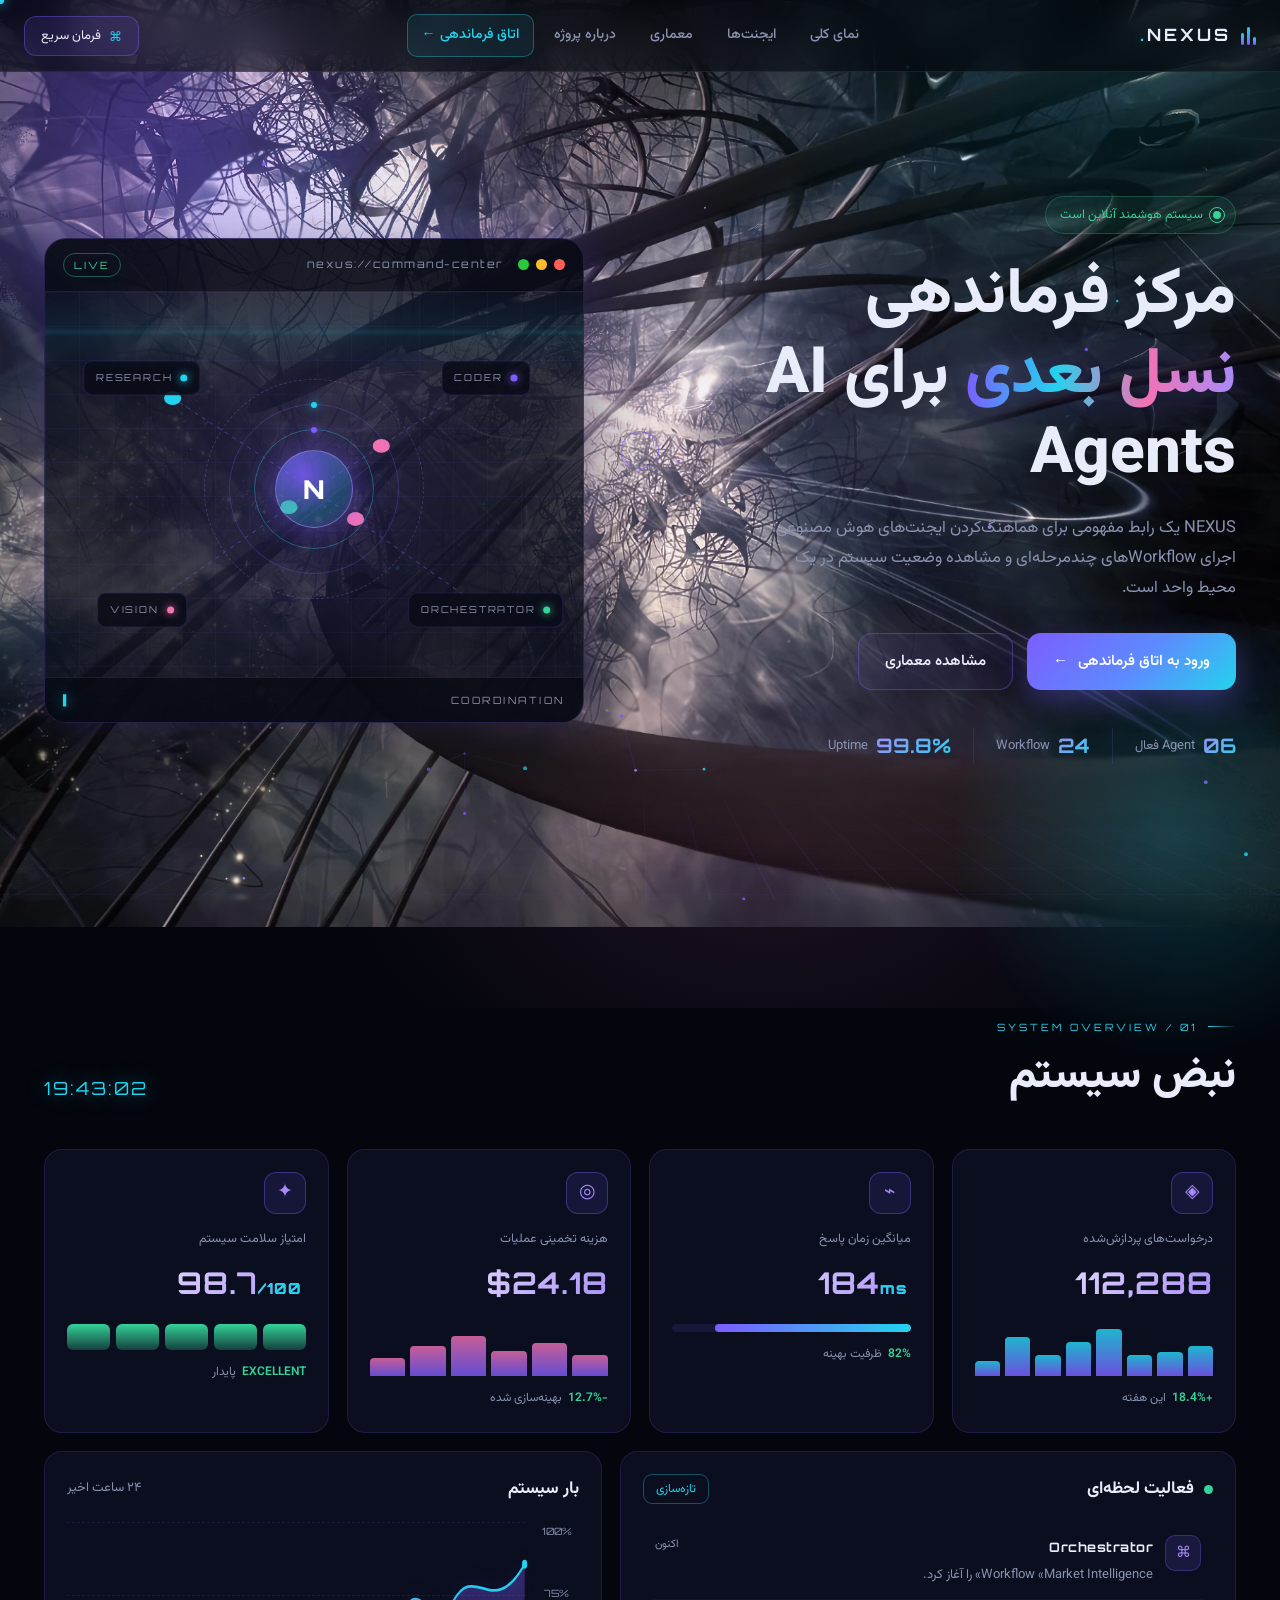
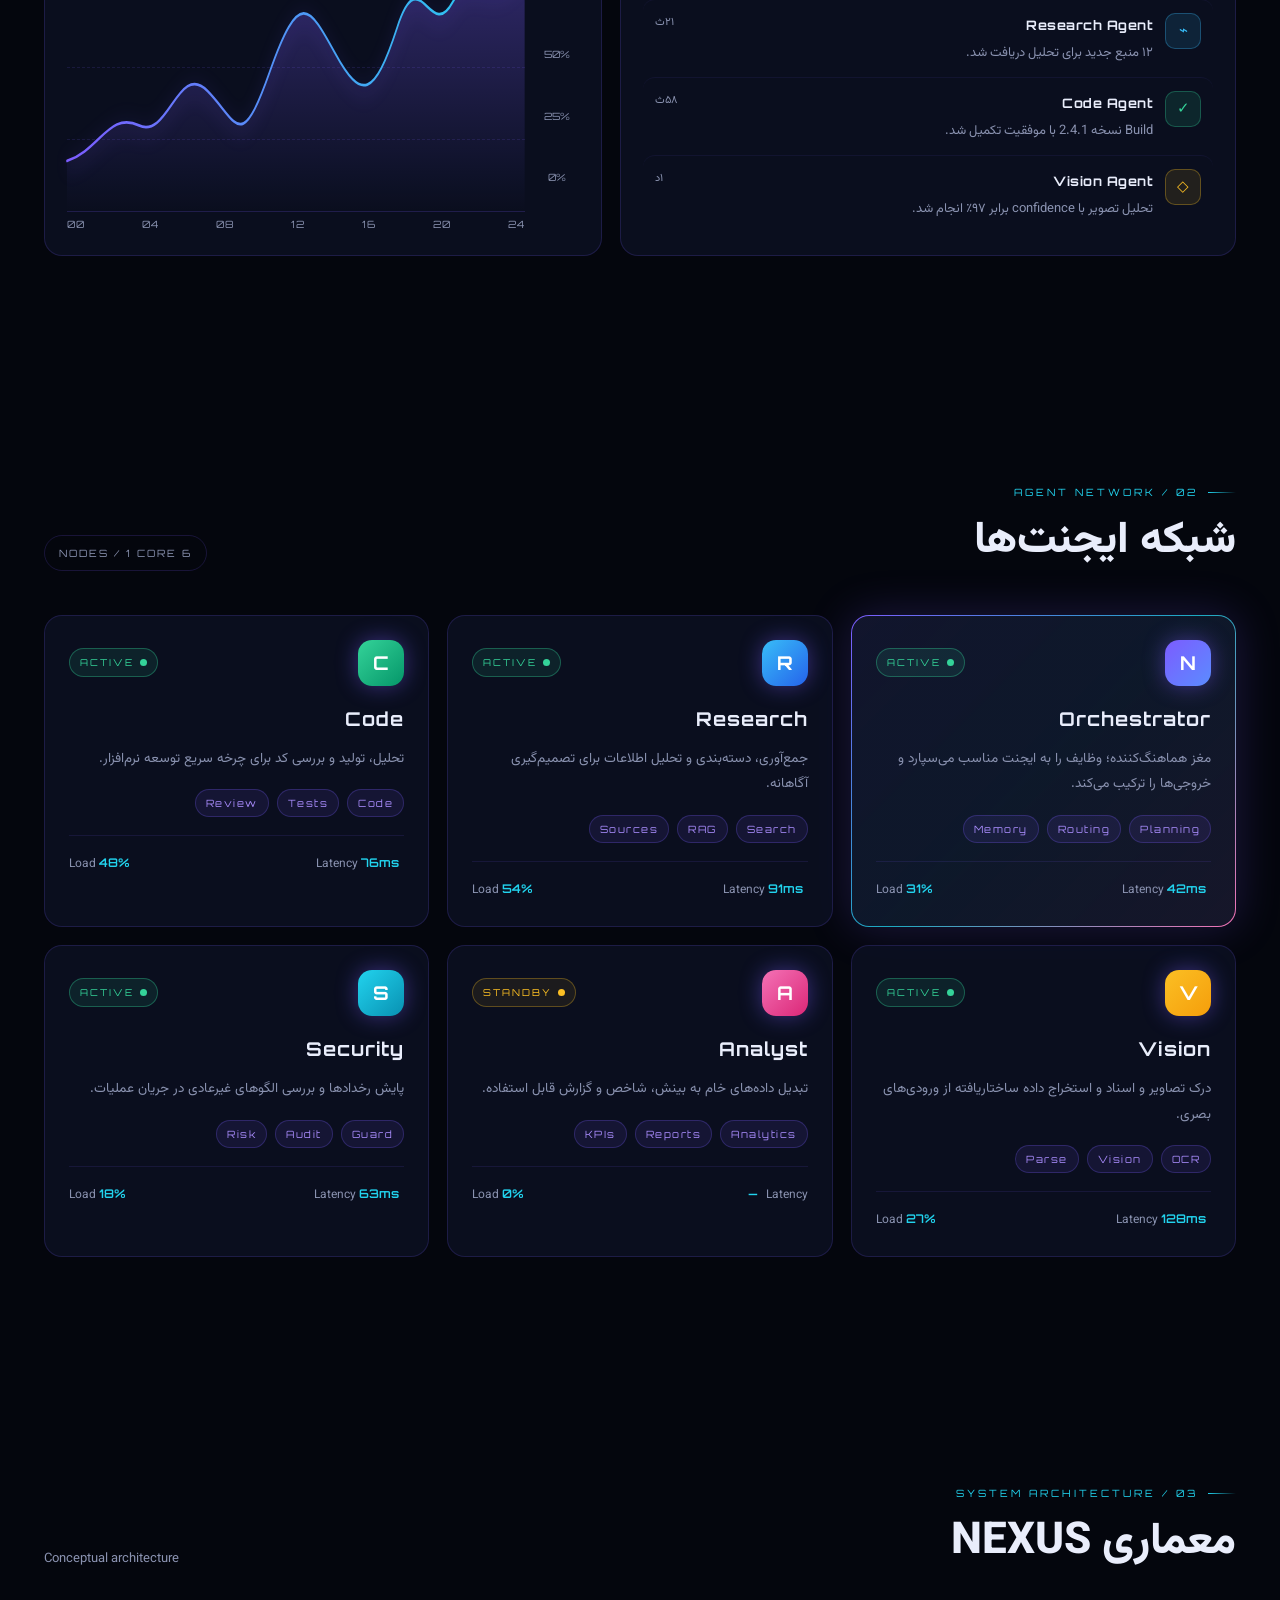
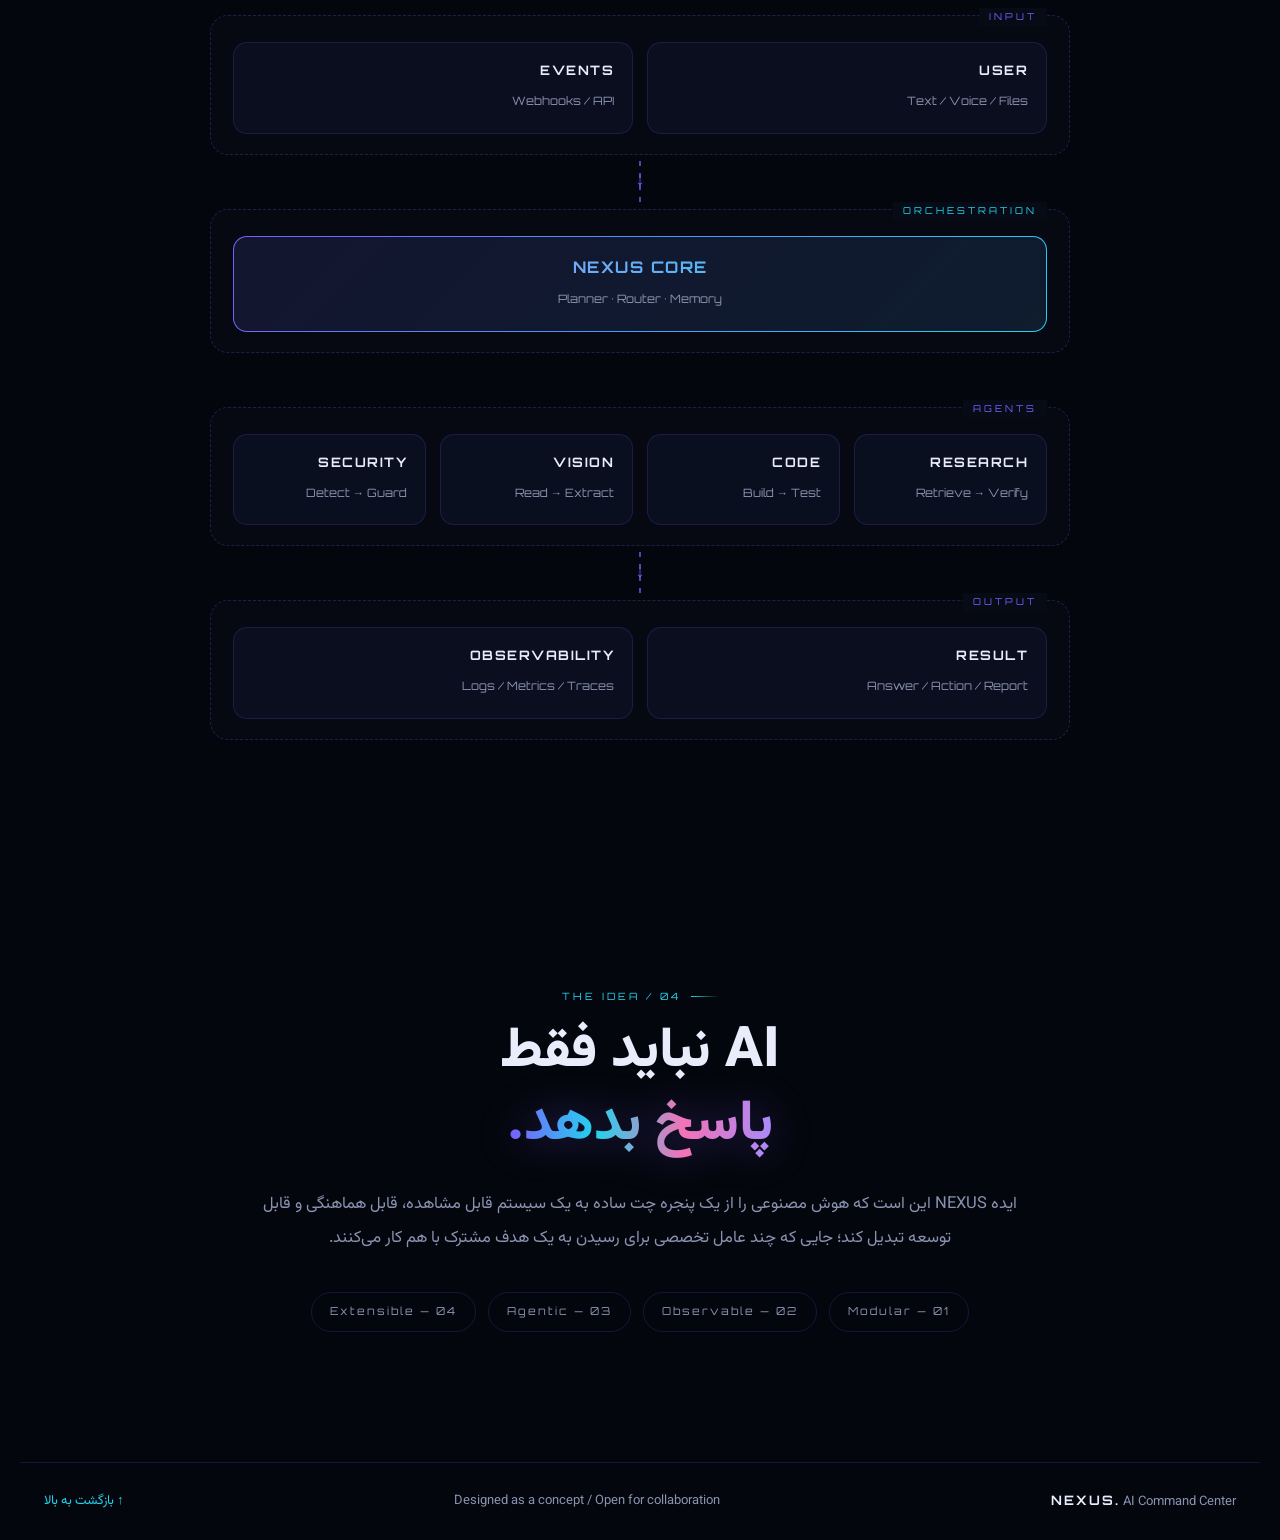
<file: index.html>
<!DOCTYPE html>
<html lang="fa" dir="rtl">
<head>
  <meta charset="UTF-8">
  <meta name="viewport" content="width=device-width, initial-scale=1.0">
  <meta name="theme-color" content="#05070f">
  <meta name="description" content="NEXUS — یک رابط حرفه‌ای برای مدیریت ایجنت‌های هوش مصنوعی، اتوماسیون و پروژه‌های هوشمند.">
  <title>NEXUS — AI Command Center</title>
  <link rel="preconnect" href="https://fonts.googleapis.com">
  <link rel="preconnect" href="https://fonts.gstatic.com" crossorigin>
  <link href="https://fonts.googleapis.com/css2?family=Orbitron:wght@500;700;900&family=Vazirmatn:wght@400;500;600;700;800&display=swap" rel="stylesheet">
  <link rel="stylesheet" href="style.css">
</head>
<body>
  <!-- ═══ پس‌زمینه‌ی زنده ═══ -->
  <div class="bg-photo" id="bgPhoto">
    <div class="bg-photo-inner"></div>
    <div class="bg-sweep"></div>
  </div>

  <!-- ═══ لایه‌های افکت پس‌زمینه ═══ -->
  <div class="aurora"></div>
  <canvas id="particles"></canvas>
  <div class="grid-floor"></div>
  <div class="noise"></div>
  <div class="orb orb-a"></div>
  <div class="orb orb-b"></div>

  <!-- ═══ کرسر سفارشی ═══ -->
  <div class="cursor-ring" id="cursorRing"></div>
  <div class="cursor-dot" id="cursorDot"></div>

  <header class="topbar">
    <a class="brand" href="#top" aria-label="NEXUS">
      <span class="brand-mark"><i></i><i></i><i></i></span>
      <span>NEXUS<span class="brand-dot">.</span></span>
    </a>

    <nav>
      <a href="#overview">نمای کلی</a>
      <a href="#agents">ایجنت‌ها</a>
      <a href="#architecture">معماری</a>
      <a href="#about">درباره پروژه</a>
      <a href="console.html" class="nav-cta">اتاق فرماندهی ←</a>
    </nav>

    <button class="command-btn" id="commandBtn">
      <span>⌘</span> فرمان سریع
    </button>
  </header>

  <main id="top">
    <section class="hero">
      <div class="hero-copy">
        <div class="eyebrow"><span class="pulse"></span> سیستم هوشمند آنلاین است</div>
        <h1>مرکز فرماندهی<br><em>نسل بعدی</em> برای AI Agents</h1>
        <p>
          NEXUS یک رابط مفهومی برای هماهنگ‌کردن ایجنت‌های هوش مصنوعی،
          اجرای Workflowهای چندمرحله‌ای و مشاهده وضعیت سیستم در یک محیط واحد است.
        </p>
        <div class="hero-actions">
          <a href="console.html" class="btn btn-primary">ورود به اتاق فرماندهی <span>←</span></a>
          <a href="#architecture" class="btn btn-ghost">مشاهده معماری</a>
        </div>
        <div class="hero-meta">
          <span><b>06</b> Agent فعال</span>
          <span><b>24</b> Workflow</span>
          <span><b>99.8%</b> Uptime</span>
        </div>
      </div>

      <div class="hero-console">
        <div class="console-head">
          <div class="window-dots"><i></i><i></i><i></i></div>
          <span>nexus://command-center</span>
          <span class="live">LIVE</span>
        </div>
        <div class="console-body">
          <div class="scanline"></div>

          <svg class="links" viewBox="0 0 100 100" preserveAspectRatio="none" aria-hidden="true">
            <line class="lk" x1="18" y1="20" x2="50" y2="46" vector-effect="non-scaling-stroke"/>
            <line class="lk" x1="82" y1="20" x2="50" y2="46" vector-effect="non-scaling-stroke"/>
            <line class="lk" x1="18" y1="74" x2="50" y2="46" vector-effect="non-scaling-stroke"/>
            <line class="lk" x1="82" y1="74" x2="50" y2="46" vector-effect="non-scaling-stroke"/>
            <circle class="pkt" r="1.6"><animateMotion dur="2.6s" repeatCount="indefinite" path="M18,20 L50,46"/></circle>
            <circle class="pkt pkt-p" r="1.6"><animateMotion dur="3.4s" begin="1s" repeatCount="indefinite" path="M82,20 L50,46"/></circle>
            <circle class="pkt pkt-g" r="1.6"><animateMotion dur="3s" begin=".5s" repeatCount="indefinite" path="M18,74 L50,46"/></circle>
            <circle class="pkt pkt-p2" r="1.6"><animateMotion dur="2.2s" begin="1.4s" repeatCount="indefinite" path="M82,74 L50,46"/></circle>
          </svg>

          <div class="core">
            <div class="core-ring ring-1"></div>
            <div class="core-ring ring-2"></div>
            <div class="core-ring ring-3"></div>
            <div class="core-center">N</div>
          </div>
          <div class="node node-1"><span></span>RESEARCH</div>
          <div class="node node-2"><span></span>CODER</div>
          <div class="node node-3"><span></span>VISION</div>
          <div class="node node-4"><span></span>ORCHESTRATOR</div>
          <div class="console-status">
            <span>COORDINATION</span><strong>OPTIMAL</strong>
          </div>
        </div>
      </div>
    </section>

    <section class="dashboard section" id="overview">
      <div class="section-heading">
        <div>
          <span class="section-kicker">01 / SYSTEM OVERVIEW</span>
          <h2>نبض سیستم</h2>
        </div>
        <span class="timestamp" id="clock">--:--:--</span>
      </div>

      <div class="metric-grid">
        <article class="metric-card">
          <span class="metric-icon">◈</span>
          <small>درخواست‌های پردازش‌شده</small>
          <strong id="requests">0</strong>
          <div class="spark"><span style="height:34%"></span><span style="height:48%"></span><span style="height:43%"></span><span style="height:67%"></span><span style="height:58%"></span><span style="height:83%"></span><span style="height:74%"></span><span style="height:92%"></span></div>
          <label>+18.4% <i>این هفته</i></label>
        </article>

        <article class="metric-card">
          <span class="metric-icon">⌁</span>
          <small>میانگین زمان پاسخ</small>
          <strong>184<span class="unit">ms</span></strong>
          <div class="progress"><span style="width:82%"></span></div>
          <label>82% <i>ظرفیت بهینه</i></label>
        </article>

        <article class="metric-card">
          <span class="metric-icon">◎</span>
          <small>هزینه تخمینی عملیات</small>
          <strong>$24.18</strong>
          <div class="mini-bars"><i style="height:40%"></i><i style="height:64%"></i><i style="height:48%"></i><i style="height:78%"></i><i style="height:59%"></i><i style="height:35%"></i></div>
          <label>−12.7% <i>بهینه‌سازی شده</i></label>
        </article>

        <article class="metric-card">
          <span class="metric-icon">✦</span>
          <small>امتیاز سلامت سیستم</small>
          <strong>98.7<span class="unit">/100</span></strong>
          <div class="health"><span></span><span></span><span></span><span></span><span></span></div>
          <label>EXCELLENT <i>پایدار</i></label>
        </article>
      </div>

      <div class="activity-grid">
        <article class="panel activity-panel">
          <div class="panel-title">
            <div><span class="live-dot"></span><h3>فعالیت لحظه‌ای</h3></div>
            <button class="tiny-btn" id="refreshActivity">تازه‌سازی</button>
          </div>
          <div class="activity-list" id="activityList">
            <div class="activity"><span class="activity-icon purple">⌘</span><div><b>Orchestrator</b><p>Workflow «Market Intelligence» را آغاز کرد.</p></div><time>اکنون</time></div>
            <div class="activity"><span class="activity-icon blue">⌁</span><div><b>Research Agent</b><p>۱۲ منبع جدید برای تحلیل دریافت شد.</p></div><time>۲۱ث</time></div>
            <div class="activity"><span class="activity-icon green">✓</span><div><b>Code Agent</b><p>Build نسخه 2.4.1 با موفقیت تکمیل شد.</p></div><time>۵۸ث</time></div>
            <div class="activity"><span class="activity-icon amber">◇</span><div><b>Vision Agent</b><p>تحلیل تصویر با confidence برابر ۹۷٪ انجام شد.</p></div><time>۱د</time></div>
          </div>
        </article>

        <article class="panel workload-panel">
          <div class="panel-title"><h3>بار سیستم</h3><span class="muted">۲۴ ساعت اخیر</span></div>
          <div class="chart">
            <div class="chart-labels"><span>100%</span><span>75%</span><span>50%</span><span>25%</span><span>0%</span></div>
            <div class="chart-area">
              <div class="gridline g1"></div><div class="gridline g2"></div><div class="gridline g3"></div><div class="gridline g4"></div>
              <svg viewBox="0 0 700 260" preserveAspectRatio="none" aria-label="نمودار بار سیستم">
                <defs>
                  <linearGradient id="fill" x1="0" x2="0" y1="0" y2="1">
                    <stop offset="0%" stop-color="#7c5cff" stop-opacity=".34"/>
                    <stop offset="100%" stop-color="#7c5cff" stop-opacity="0"/>
                  </linearGradient>
                  <linearGradient id="lineGrad" x1="0" y1="0" x2="1" y2="0">
                    <stop offset="0%" stop-color="#7c5cff"/>
                    <stop offset="100%" stop-color="#22d3ee"/>
                  </linearGradient>
                </defs>
                <path class="area" d="M0,215 C50,205 65,170 110,183 S170,125 215,152 S265,210 310,135 S370,75 410,118 S470,158 505,95 S555,110 590,72 S650,90 700,38 L700,260 L0,260 Z"></path>
                <path class="line" d="M0,215 C50,205 65,170 110,183 S170,125 215,152 S265,210 310,135 S370,75 410,118 S470,158 505,95 S555,110 590,72 S650,90 700,38"></path>
                <circle class="end-dot" cx="700" cy="38" r="4"/>
                <circle class="end-ring" cx="700" cy="38" r="4"/>
              </svg>
              <div class="xlabels"><span>00</span><span>04</span><span>08</span><span>12</span><span>16</span><span>20</span><span>24</span></div>
            </div>
          </div>
        </article>
      </div>
    </section>

    <section class="agents section" id="agents">
      <div class="section-heading">
        <div>
          <span class="section-kicker">02 / AGENT NETWORK</span>
          <h2>شبکه ایجنت‌ها</h2>
        </div>
        <span class="system-chip">6 NODES / 1 CORE</span>
      </div>

      <div class="agent-grid">
        <article class="agent-card featured">
          <div class="agent-top"><span class="agent-symbol">N</span><span class="status active">ACTIVE</span></div>
          <h3>Orchestrator</h3>
          <p>مغز هماهنگ‌کننده؛ وظایف را به ایجنت مناسب می‌سپارد و خروجی‌ها را ترکیب می‌کند.</p>
          <div class="agent-tags"><span>Planning</span><span>Routing</span><span>Memory</span></div>
          <div class="agent-foot"><span>Latency <b>42ms</b></span><span>Load <b>31%</b></span></div>
        </article>

        <article class="agent-card">
          <div class="agent-top"><span class="agent-symbol blue">R</span><span class="status active">ACTIVE</span></div>
          <h3>Research</h3>
          <p>جمع‌آوری، دسته‌بندی و تحلیل اطلاعات برای تصمیم‌گیری آگاهانه.</p>
          <div class="agent-tags"><span>Search</span><span>RAG</span><span>Sources</span></div>
          <div class="agent-foot"><span>Latency <b>91ms</b></span><span>Load <b>54%</b></span></div>
        </article>

        <article class="agent-card">
          <div class="agent-top"><span class="agent-symbol green">C</span><span class="status active">ACTIVE</span></div>
          <h3>Code</h3>
          <p>تحلیل، تولید و بررسی کد برای چرخه سریع توسعه نرم‌افزار.</p>
          <div class="agent-tags"><span>Code</span><span>Tests</span><span>Review</span></div>
          <div class="agent-foot"><span>Latency <b>76ms</b></span><span>Load <b>48%</b></span></div>
        </article>

        <article class="agent-card">
          <div class="agent-top"><span class="agent-symbol amber">V</span><span class="status active">ACTIVE</span></div>
          <h3>Vision</h3>
          <p>درک تصاویر و اسناد و استخراج داده ساختاریافته از ورودی‌های بصری.</p>
          <div class="agent-tags"><span>OCR</span><span>Vision</span><span>Parse</span></div>
          <div class="agent-foot"><span>Latency <b>128ms</b></span><span>Load <b>27%</b></span></div>
        </article>

        <article class="agent-card">
          <div class="agent-top"><span class="agent-symbol pink">A</span><span class="status standby">STANDBY</span></div>
          <h3>Analyst</h3>
          <p>تبدیل داده‌های خام به بینش، شاخص و گزارش قابل استفاده.</p>
          <div class="agent-tags"><span>Analytics</span><span>Reports</span><span>KPIs</span></div>
          <div class="agent-foot"><span>Latency <b>—</b></span><span>Load <b>0%</b></span></div>
        </article>

        <article class="agent-card">
          <div class="agent-top"><span class="agent-symbol cyan">S</span><span class="status active">ACTIVE</span></div>
          <h3>Security</h3>
          <p>پایش رخدادها و بررسی الگوهای غیرعادی در جریان عملیات.</p>
          <div class="agent-tags"><span>Guard</span><span>Audit</span><span>Risk</span></div>
          <div class="agent-foot"><span>Latency <b>63ms</b></span><span>Load <b>18%</b></span></div>
        </article>
      </div>
    </section>

    <section class="architecture section" id="architecture">
      <div class="section-heading">
        <div>
          <span class="section-kicker">03 / SYSTEM ARCHITECTURE</span>
          <h2>معماری NEXUS</h2>
        </div>
        <span class="muted">Conceptual architecture</span>
      </div>

      <div class="architecture-board">
        <div class="arch-layer layer-input">
          <span class="layer-label">INPUT</span>
          <div class="arch-box"><b>USER</b><small>Text / Voice / Files</small></div>
          <div class="arch-box"><b>EVENTS</b><small>Webhooks / API</small></div>
        </div>
        <div class="connector">↓</div>
        <div class="arch-layer layer-core">
          <span class="layer-label">ORCHESTRATION</span>
          <div class="arch-box main"><b>NEXUS CORE</b><small>Planner · Router · Memory</small></div>
        </div>
        <div class="connector">↓</div>
        <div class="arch-layer layer-agents">
          <span class="layer-label">AGENTS</span>
          <div class="arch-box"><b>RESEARCH</b><small>Retrieve → Verify</small></div>
          <div class="arch-box"><b>CODE</b><small>Build → Test</small></div>
          <div class="arch-box"><b>VISION</b><small>Read → Extract</small></div>
          <div class="arch-box"><b>SECURITY</b><small>Detect → Guard</small></div>
        </div>
        <div class="connector">↓</div>
        <div class="arch-layer layer-output">
          <span class="layer-label">OUTPUT</span>
          <div class="arch-box"><b>RESULT</b><small>Answer / Action / Report</small></div>
          <div class="arch-box"><b>OBSERVABILITY</b><small>Logs / Metrics / Traces</small></div>
        </div>
      </div>
    </section>

    <section class="manifesto section" id="about">
      <div class="manifesto-inner">
        <span class="section-kicker">04 / THE IDEA</span>
        <h2>AI نباید فقط<br><em>پاسخ بدهد.</em></h2>
        <p>
          ایده NEXUS این است که هوش مصنوعی را از یک پنجره چت ساده به یک
          سیستم قابل مشاهده، قابل هماهنگی و قابل توسعه تبدیل کند؛ جایی که
          چند عامل تخصصی برای رسیدن به یک هدف مشترک با هم کار می‌کنند.
        </p>
        <div class="principles">
          <span>01 — Modular</span><span>02 — Observable</span><span>03 — Agentic</span><span>04 — Extensible</span>
        </div>
      </div>
    </section>
  </main>

  <footer>
    <div><span class="brand-mini">NEXUS.</span> AI Command Center</div>
    <span>Designed as a concept / Open for collaboration</span>
    <a href="#top">↑ بازگشت به بالا</a>
  </footer>

  <div class="command-modal" id="commandModal" aria-hidden="true">
    <div class="modal-backdrop" id="modalBackdrop"></div>
    <div class="modal">
      <div class="modal-head"><span>COMMAND PALETTE</span><button id="closeModal">×</button></div>
      <div class="command-input"><span>⌕</span><input id="commandInput" placeholder="یک فرمان وارد کنید..." autocomplete="off"></div>
      <div class="command-list">
        <button data-target="console.html"><b>❯</b><span>اتاق فرماندهی — دستور به کارخونه</span><kbd>01</kbd></button>
        <button data-target="#overview"><b>↗</b><span>نمای کلی سیستم</span><kbd>02</kbd></button>
        <button data-target="#agents"><b>◈</b><span>مشاهده ایجنت‌ها</span><kbd>03</kbd></button>
        <button data-target="#architecture"><b>⌘</b><span>معماری سیستم</span><kbd>04</kbd></button>
        <button data-target="#about"><b>✦</b><span>ایده NEXUS</span><kbd>05</kbd></button>
      </div>
    </div>
  </div>

  <script src="script.js"></script>
</body>
</html>
</file>
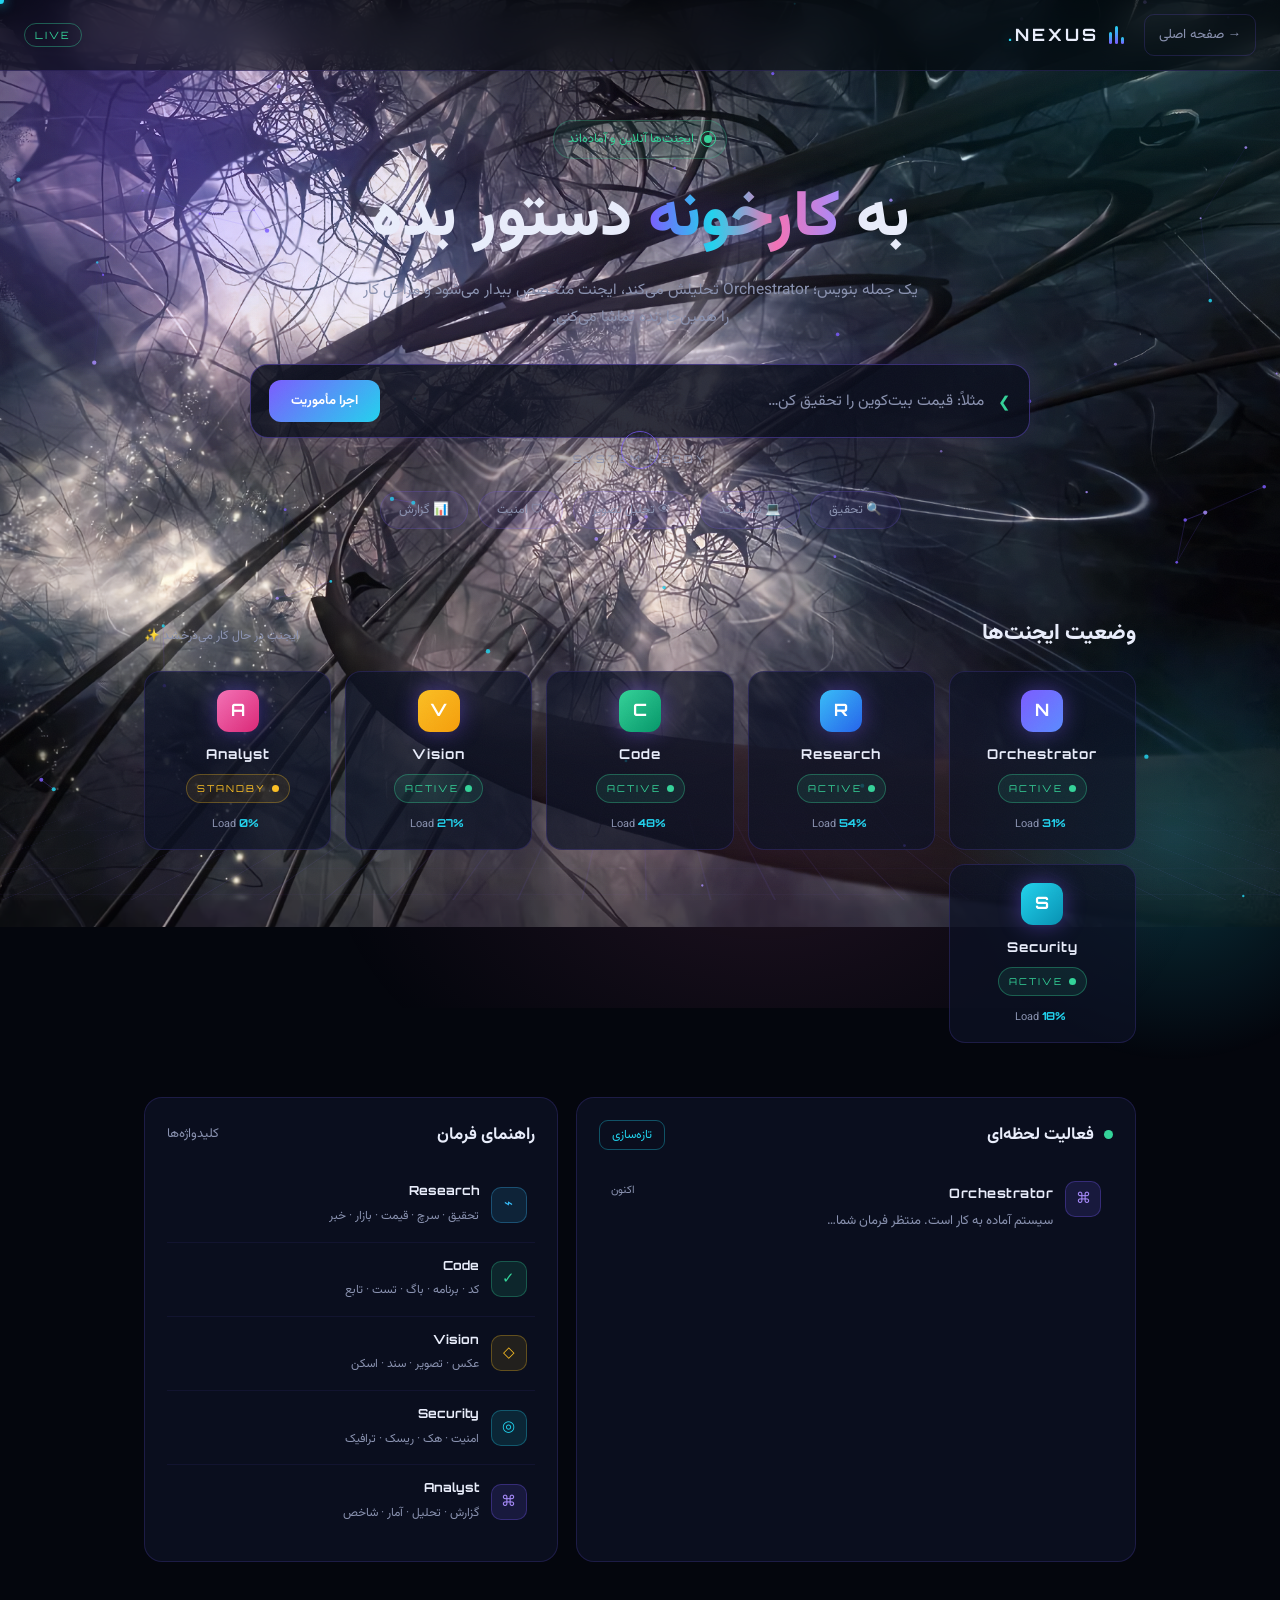
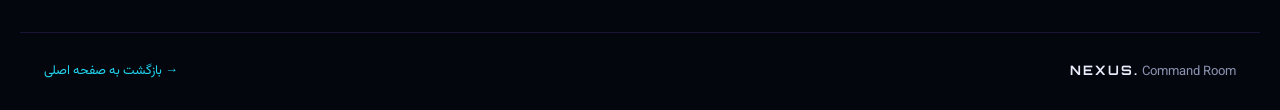
<file: console.html>
<!DOCTYPE html>
<html lang="fa" dir="rtl">
<head>
  <meta charset="UTF-8">
  <meta name="viewport" content="width=device-width, initial-scale=1.0">
  <meta name="theme-color" content="#05070f">
  <meta name="description" content="NEXUS Command Room — به کارخونه ایجنت‌های هوش مصنوعی دستور بده.">
  <title>NEXUS — اتاق فرماندهی</title>
  <link rel="preconnect" href="https://fonts.googleapis.com">
  <link rel="preconnect" href="https://fonts.gstatic.com" crossorigin>
  <link href="https://fonts.googleapis.com/css2?family=Orbitron:wght@500;700;900&family=Vazirmatn:wght@400;500;600;700;800&display=swap" rel="stylesheet">
  <link rel="stylesheet" href="style.css">
</head>
<body>
  <!-- ═══ پس‌زمینه‌ی زنده ═══ -->
  <div class="bg-photo" id="bgPhoto">
    <div class="bg-photo-inner"></div>
    <div class="bg-sweep"></div>
  </div>

  <div class="aurora"></div>
  <canvas id="particles"></canvas>
  <div class="grid-floor"></div>
  <div class="noise"></div>
  <div class="orb orb-a"></div>
  <div class="orb orb-b"></div>

  <div class="cursor-ring" id="cursorRing"></div>
  <div class="cursor-dot" id="cursorDot"></div>

  <header class="topbar">
    <a class="back-link" href="index.html">→ صفحه اصلی</a>
    <a class="brand" href="index.html" aria-label="NEXUS">
      <span class="brand-mark"><i></i><i></i><i></i></span>
      <span>NEXUS<span class="brand-dot">.</span></span>
    </a>
    <span class="live">LIVE</span>
  </header>

  <main class="cmd-main" id="top">

    <!-- ═══ باکس فرمان ═══ -->
    <section class="cmd-hero">
      <div class="eyebrow"><span class="pulse"></span> ایجنت‌ها آنلاین و آماده‌اند</div>
      <h1>به <em>کارخونه</em> دستور بده</h1>
      <p>یک جمله بنویس؛ Orchestrator تحلیلش می‌کند، ایجنت متخصص بیدار می‌شود و مراحل کار را همین‌جا زنده تماشا می‌کنی.</p>

      <div class="cmd-box" id="cmdBox">
        <span class="cmd-icon">❯</span>
        <input id="cmdInput" placeholder="مثلاً: قیمت بیت‌کوین را تحقیق کن…" autocomplete="off">
        <button class="cmd-btn" id="cmdBtn">اجرا مأموریت</button>
      </div>
      <div class="cmd-status" id="cmdStatus">SYSTEM READY</div>

      <div class="chips">
        <button class="chip" data-cmd="قیمت بیت‌کوین را تحقیق کن">🔍 تحقیق</button>
        <button class="chip" data-cmd="این کد را تست کن و باگ‌هایش را پیدا کن">💻 تست کد</button>
        <button class="chip" data-cmd="تصاویر جدید را تحلیل کن">👁 تحلیل تصویر</button>
        <button class="chip" data-cmd="امنیت سیستم را بررسی کن">🛡 امنیت</button>
        <button class="chip" data-cmd="یک گزارش تحلیل جامع بده">📊 گزارش</button>
      </div>

      <div class="cmd-result" id="cmdResult"></div>
    </section>

    <!-- ═══ وضعیت زنده ایجنت‌ها ═══ -->
    <section class="cmd-agents">
      <div class="cmd-section-head">
        <h2 class="cmd-h2">وضعیت ایجنت‌ها</h2>
        <span class="cmd-sub">ایجنتِ در حال کار می‌درخشد ✨</span>
      </div>

      <div class="agent-live-grid">
        <article class="agent-mini" data-agent="Orchestrator">
          <span class="agent-symbol">N</span>
          <h3>Orchestrator</h3>
          <span class="status active">ACTIVE</span>
          <div class="mini-load">Load <b>31%</b></div>
        </article>
        <article class="agent-mini" data-agent="Research">
          <span class="agent-symbol blue">R</span>
          <h3>Research</h3>
          <span class="status active">ACTIVE</span>
          <div class="mini-load">Load <b>54%</b></div>
        </article>
        <article class="agent-mini" data-agent="Code">
          <span class="agent-symbol green">C</span>
          <h3>Code</h3>
          <span class="status active">ACTIVE</span>
          <div class="mini-load">Load <b>48%</b></div>
        </article>
        <article class="agent-mini" data-agent="Vision">
          <span class="agent-symbol amber">V</span>
          <h3>Vision</h3>
          <span class="status active">ACTIVE</span>
          <div class="mini-load">Load <b>27%</b></div>
        </article>
        <article class="agent-mini" data-agent="Analyst">
          <span class="agent-symbol pink">A</span>
          <h3>Analyst</h3>
          <span class="status standby">STANDBY</span>
          <div class="mini-load">Load <b>0%</b></div>
        </article>
        <article class="agent-mini" data-agent="Security">
          <span class="agent-symbol cyan">S</span>
          <h3>Security</h3>
          <span class="status active">ACTIVE</span>
          <div class="mini-load">Load <b>18%</b></div>
        </article>
      </div>
    </section>

    <!-- ═══ فید زنده + راهنما ═══ -->
    <section class="cmd-feed">
      <article class="panel activity-panel">
        <div class="panel-title">
          <div><span class="live-dot"></span><h3>فعالیت لحظه‌ای</h3></div>
          <button class="tiny-btn" id="refreshActivity">تازه‌سازی</button>
        </div>
        <div class="activity-list" id="activityList">
          <div class="activity"><span class="activity-icon purple">⌘</span><div><b>Orchestrator</b><p>سیستم آماده به کار است. منتظر فرمان شما…</p></div><time>اکنون</time></div>
        </div>
      </article>

      <article class="panel guide-panel">
        <div class="panel-title"><h3>راهنمای فرمان</h3><span class="muted">کلیدواژه‌ها</span></div>
        <div class="guide-list">
          <div class="guide-row"><span class="activity-icon blue">⌁</span><div><b>Research</b><small>تحقیق · سرچ · قیمت · بازار · خبر</small></div></div>
          <div class="guide-row"><span class="activity-icon green">✓</span><div><b>Code</b><small>کد · برنامه · باگ · تست · تابع</small></div></div>
          <div class="guide-row"><span class="activity-icon amber">◇</span><div><b>Vision</b><small>عکس · تصویر · سند · اسکن</small></div></div>
          <div class="guide-row"><span class="activity-icon cyan">◎</span><div><b>Security</b><small>امنیت · هک · ریسک · ترافیک</small></div></div>
          <div class="guide-row"><span class="activity-icon purple">⌘</span><div><b>Analyst</b><small>گزارش · تحلیل · آمار · شاخص</small></div></div>
        </div>
      </article>
    </section>
  </main>

  <footer>
    <div><span class="brand-mini">NEXUS.</span> Command Room</div>
    <a href="index.html">→ بازگشت به صفحه اصلی</a>
  </footer>

  <script src="script.js"></script>
</body>
</html>
</file>
<file: style.css>
/* ═══════════════════════════════════════════
   NEXUS · دو صفحه‌ای: ویترین + اتاق فرماندهی
   ═══════════════════════════════════════════ */
*, *::before, *::after { box-sizing: border-box; margin: 0; padding: 0; }

:root {
  --bg: #04060d;
  --bg-2: #070b16;
  --panel: rgba(13, 18, 36, .75);
  --panel-solid: #0d1224;
  --line: rgba(124, 92, 255, .18);
  --line-2: rgba(124, 92, 255, .38);
  --text: #e9edfb;
  --muted: #8a92b0;
  --purple: #7c5cff;
  --violet: #a78bfa;
  --cyan: #22d3ee;
  --blue: #38bdf8;
  --green: #34d399;
  --amber: #fbbf24;
  --pink: #f472b6;
  --red: #fb7185;
  --font-fa: 'Vazirmatn', sans-serif;
  --font-en: 'Orbitron', 'Vazirmatn', sans-serif;
}

html { scroll-behavior: smooth; scroll-padding-top: 96px; }

body {
  font-family: var(--font-fa);
  background: #04060d;
  color: var(--text);
  overflow-x: hidden;
  line-height: 1.8;
  min-height: 100vh;
}

::selection { background: rgba(124, 92, 255, .45); color: #fff; }
::-webkit-scrollbar { width: 10px; }
::-webkit-scrollbar-track { background: var(--bg); }
::-webkit-scrollbar-thumb { background: linear-gradient(var(--purple), var(--cyan)); border-radius: 8px; border: 2px solid var(--bg); }

@media (hover:hover) and (pointer:fine) {
  body, body a, body button, body input { cursor: none; }
}

.tab-hidden * { animation-play-state: paused !important; }

/* ═══════════ پس‌زمینه‌ی زنده ═══════════ */
.bg-photo {
  position: fixed;
  top: -3%; right: -3%; bottom: -3%; left: -3%;
  z-index: -7;
  pointer-events: none;
  will-change: transform;
}
.bg-photo-inner {
  position: absolute; inset: 0;
  background: url("background.png") center / cover no-repeat;
  animation: bgDrift 46s ease-in-out infinite alternate;
  will-change: transform;
}
@keyframes bgDrift {
  0%   { transform: scale(1.06) translate(0%, 0%); }
  50%  { transform: scale(1.14) translate(1.6%, -1.2%); }
  100% { transform: scale(1.06) translate(-1.6%, 1.2%); }
}
.bg-photo-inner::after {
  content: ''; position: absolute; inset: 0;
  background: radial-gradient(ellipse 46% 40% at 50% 45%, rgba(167, 139, 250, .15), transparent 65%);
  animation: bgBreath 7s ease-in-out infinite;
}
@keyframes bgBreath { 0%, 100% { opacity: .35; } 50% { opacity: 1; } }
.bg-sweep {
  position: absolute; inset: -20%;
  background: linear-gradient(115deg, transparent 42%, rgba(34, 211, 238, .05) 50%, rgba(167, 139, 250, .09) 54%, transparent 62%);
  transform: translateX(-130%) skewX(-12deg);
  animation: bgSweep 12s ease-in-out infinite;
  will-change: transform, opacity;
}
@keyframes bgSweep {
  0%, 58%   { transform: translateX(-130%) skewX(-12deg); opacity: 0; }
  62%       { opacity: .9; }
  88%, 100% { transform: translateX(130%) skewX(-12deg); opacity: 0; }
}

.aurora {
  position: fixed; inset: -12%; z-index: -6; pointer-events: none;
  background:
    radial-gradient(ellipse 55% 42% at 22% 28%, rgba(124, 92, 255, .20), transparent 62%),
    radial-gradient(ellipse 48% 36% at 80% 18%, rgba(34, 211, 238, .13), transparent 62%),
    radial-gradient(ellipse 45% 42% at 58% 86%, rgba(244, 114, 182, .11), transparent 62%);
  animation: auroraShift 26s ease-in-out infinite alternate;
}
@keyframes auroraShift {
  0%   { transform: translate(0, 0) scale(1); }
  50%  { transform: translate(-6%, 4%) scale(1.12); }
  100% { transform: translate(5%, -3%) scale(1.04); }
}

#particles { position: fixed; inset: 0; z-index: -5; pointer-events: none; }

.grid-floor {
  position: fixed; left: 0; right: 0; bottom: 0; height: 42vh; z-index: -4;
  pointer-events: none; overflow: hidden;
  transform: perspective(520px) rotateX(63deg) scale(1.4);
  transform-origin: bottom;
  -webkit-mask-image: linear-gradient(to top, rgba(0, 0, 0, .75), transparent 85%);
  mask-image: linear-gradient(to top, rgba(0, 0, 0, .75), transparent 85%);
}
.grid-floor::before {
  content: ''; position: absolute; left: 0; right: 0; top: -46px; bottom: 0;
  background-image:
    linear-gradient(rgba(124, 92, 255, .15) 1px, transparent 1px),
    linear-gradient(90deg, rgba(124, 92, 255, .15) 1px, transparent 1px);
  background-size: 46px 46px;
  animation: gridScroll 2.6s linear infinite;
  will-change: transform;
}
@keyframes gridScroll { to { transform: translateY(46px); } }

.orb { position: fixed; border-radius: 50%; z-index: -3; pointer-events: none; }
.orb-a {
  width: 560px; height: 560px; top: -170px; inset-inline-end: -150px;
  background: radial-gradient(circle, rgba(124, 92, 255, .30) 0%, rgba(124, 92, 255, .12) 40%, transparent 68%);
  animation: floatA 16s ease-in-out infinite;
}
.orb-b {
  width: 470px; height: 470px; bottom: -170px; inset-inline-start: -130px;
  background: radial-gradient(circle, rgba(34, 211, 238, .22) 0%, rgba(34, 211, 238, .09) 40%, transparent 68%);
  animation: floatB 19s ease-in-out infinite;
}
@keyframes floatA { 50% { transform: translate(-60px, 80px) scale(1.1); } }
@keyframes floatB { 50% { transform: translate(70px, -60px) scale(.92); } }

.noise {
  position: fixed; inset: 0; z-index: 40; pointer-events: none; opacity: .045;
  background-image: url("data:image/svg+xml,%3Csvg xmlns='http://www.w3.org/2000/svg' width='140' height='140'%3E%3Cfilter id='n'%3E%3CfeTurbulence type='fractalNoise' baseFrequency='.9' numOctaves='2'/%3E%3C/filter%3E%3Crect width='140' height='140' filter='url(%23n)' opacity='.6'/%3E%3C/svg%3E");
}

/* ═══════════ کرسر ═══════════ */
.cursor-dot {
  position: fixed; top: 0; left: 0; width: 7px; height: 7px; margin: -3.5px 0 0 -3.5px;
  border-radius: 50%; background: var(--cyan); z-index: 9999; pointer-events: none;
  box-shadow: 0 0 12px var(--cyan);
  will-change: transform;
}
.cursor-ring {
  position: fixed; top: 0; left: 0; width: 38px; height: 38px; margin: -19px 0 0 -19px;
  border: 1.5px solid rgba(124, 92, 255, .7); border-radius: 50%;
  z-index: 9998; pointer-events: none; will-change: transform;
  transition: width .25s, height .25s, margin .25s, border-color .25s, background .25s;
}
.cursor-ring.hovering {
  width: 58px; height: 58px; margin: -29px 0 0 -29px;
  border-color: rgba(34, 211, 238, .9); background: rgba(34, 211, 238, .07);
}
.cursor-ring.down { width: 26px; height: 26px; margin: -13px 0 0 -13px; }
@media (hover:none) { .cursor-dot, .cursor-ring { display: none; } }

/* ═══════════ هدر ═══════════ */
.topbar {
  position: fixed; top: 0; inset-inline: 0; z-index: 100;
  display: flex; align-items: center; justify-content: space-between; gap: 20px;
  padding: 14px max(calc((100vw - 1240px) / 2), 24px);
  background: rgba(5, 7, 15, .58);
  backdrop-filter: blur(16px); -webkit-backdrop-filter: blur(16px);
  border-bottom: 1px solid var(--line);
  animation: topDown .8s cubic-bezier(.16, 1, .3, 1) backwards;
  transition: background .4s, box-shadow .4s;
}
.topbar.scrolled { background: rgba(5, 7, 15, .9); box-shadow: 0 10px 30px rgba(0, 0, 0, .4); }
@keyframes topDown { from { transform: translateY(-100%); opacity: 0; } }

.back-link {
  color: var(--muted); text-decoration: none; font-size: 13.5px;
  display: flex; align-items: center; gap: 6px; padding: 8px 14px;
  border-radius: 10px; border: 1px solid var(--line); transition: .3s; white-space: nowrap;
}
.back-link:hover { color: var(--text); border-color: var(--line-2); background: rgba(124, 92, 255, .12); }

.brand {
  display: flex; align-items: center; gap: 10px; text-decoration: none;
  color: var(--text); font-family: var(--font-en); font-weight: 700;
  letter-spacing: 3px; font-size: 17px;
}
.brand-dot { color: var(--cyan); text-shadow: 0 0 12px var(--cyan); }
.brand-mark { display: flex; gap: 3px; align-items: flex-end; height: 18px; }
.brand-mark i {
  width: 3px; background: linear-gradient(180deg, var(--cyan), var(--purple));
  border-radius: 2px; transform-origin: bottom; animation: eq 1.1s ease-in-out infinite;
}
.brand-mark i:nth-child(1) { height: 40%; }
.brand-mark i:nth-child(2) { height: 100%; animation-delay: .18s; }
.brand-mark i:nth-child(3) { height: 65%; animation-delay: .36s; }
@keyframes eq { 50% { transform: scaleY(.35); } }

nav { display: flex; gap: 6px; align-items: center; }
nav a {
  position: relative; color: var(--muted); text-decoration: none;
  font-size: 14px; font-weight: 500; padding: 8px 14px; border-radius: 10px;
  transition: color .3s, background .3s;
}
nav a:hover { color: var(--text); background: rgba(124, 92, 255, .12); }
nav a::after {
  content: ''; position: absolute; bottom: 2px; inset-inline: 20%; height: 2px; border-radius: 2px;
  background: linear-gradient(90deg, var(--purple), var(--cyan));
  transform: scaleX(0); transition: transform .35s cubic-bezier(.16, 1, .3, 1);
}
nav a:hover::after { transform: scaleX(1); }
nav a.nav-cta {
  color: var(--cyan); border: 1px solid rgba(34, 211, 238, .35);
  background: rgba(34, 211, 238, .08); border-radius: 10px;
}
nav a.nav-cta:hover { background: rgba(34, 211, 238, .16); box-shadow: 0 0 18px rgba(34, 211, 238, .25); }
nav a.nav-cta::after { display: none; }

.live {
  margin-inline-start: auto; color: var(--green); border: 1px solid rgba(52, 211, 153, .4);
  padding: 2px 10px; border-radius: 100px; font-size: 10px; letter-spacing: 2px;
  font-family: var(--font-en);
  animation: blink 1.6s ease-in-out infinite;
}
@keyframes blink { 50% { opacity: .45; } }

.command-btn {
  display: flex; align-items: center; gap: 8px; font-family: var(--font-fa);
  font-size: 13px; color: var(--text); background: rgba(124, 92, 255, .12);
  border: 1px solid var(--line-2); padding: 9px 16px; border-radius: 12px;
  position: relative; overflow: hidden; transition: .3s;
}
.command-btn span { font-family: var(--font-en); color: var(--cyan); }
.command-btn:hover {
  background: rgba(124, 92, 255, .25); box-shadow: 0 0 25px rgba(124, 92, 255, .35);
  border-color: var(--purple); transform: translateY(-1px);
}
.command-btn::after {
  content: ''; position: absolute; top: 0; bottom: 0; left: 0; width: 40%;
  background: linear-gradient(100deg, transparent, rgba(255, 255, 255, .3), transparent);
  transform: translateX(-140%) skewX(-22deg); transition: transform .6s cubic-bezier(.16, 1, .3, 1);
}
.command-btn:hover::after { transform: translateX(320%) skewX(-22deg); }

/* ═══════════ هیرو (صفحه اصلی) ═══════════ */
main { max-width: 1240px; margin: 0 auto; padding: 0 24px; position: relative; }

.hero {
  min-height: 100vh; display: grid; grid-template-columns: 1.05fr .95fr;
  gap: 56px; align-items: center; padding: 150px 0 90px;
}
.hero-copy > * { animation: fadeUp .9s cubic-bezier(.16, 1, .3, 1) backwards; }
.hero-copy > *:nth-child(1) { animation-delay: .1s; }
.hero-copy > *:nth-child(2) { animation-delay: .2s; }
.hero-copy > *:nth-child(3) { animation-delay: .3s; }
.hero-copy > *:nth-child(4) { animation-delay: .4s; }
.hero-copy > *:nth-child(5) { animation-delay: .55s; }
@keyframes fadeUp { from { opacity: 0; transform: translateY(34px); } }

.eyebrow {
  display: inline-flex; align-items: center; gap: 10px; font-size: 12.5px;
  color: var(--green); background: rgba(52, 211, 153, .08);
  border: 1px solid rgba(52, 211, 153, .25); padding: 7px 14px;
  border-radius: 100px; margin-bottom: 22px;
}
.pulse { width: 8px; height: 8px; border-radius: 50%; background: var(--green); position: relative; }
.pulse::after {
  content: ''; position: absolute; inset: -4px; border-radius: 50%;
  border: 1px solid var(--green); animation: ripple 1.8s ease-out infinite;
}
@keyframes ripple { from { transform: scale(.5); opacity: 1; } to { transform: scale(2); opacity: 0; } }

h1 { font-size: clamp(38px, 5.6vw, 64px); font-weight: 800; line-height: 1.25; margin-bottom: 18px; }
h1 em, h2 em {
  font-style: normal;
  background: linear-gradient(90deg, var(--purple), var(--cyan), var(--pink), var(--violet));
  -webkit-background-clip: text; background-clip: text; color: transparent;
  filter: drop-shadow(0 0 20px rgba(124, 92, 255, .35));
}

.hero-copy p { color: var(--muted); font-size: 16.5px; max-width: 52ch; margin-bottom: 30px; }

.hero-actions { display: flex; gap: 14px; flex-wrap: wrap; margin-bottom: 38px; }
.btn {
  display: inline-flex; align-items: center; gap: 10px; text-decoration: none;
  font-size: 15px; font-weight: 600; padding: 14px 26px; border-radius: 14px;
  position: relative; overflow: hidden; transition: transform .3s, box-shadow .3s, background .3s, border-color .3s;
}
.btn-primary {
  color: #fff;
  background: linear-gradient(135deg, var(--purple), #5b8cff 55%, var(--cyan));
  box-shadow: 0 10px 30px rgba(124, 92, 255, .35);
}
.btn-primary span { transition: transform .3s; }
.btn-primary:hover { transform: translateY(-3px); box-shadow: 0 16px 45px rgba(124, 92, 255, .5); }
.btn-primary:hover span { transform: translateX(-6px); }
.btn-primary::after {
  content: ''; position: absolute; top: 0; bottom: 0; left: 0; width: 40%;
  background: linear-gradient(100deg, transparent, rgba(255, 255, 255, .35), transparent);
  transform: translateX(-140%) skewX(-22deg); transition: transform .6s cubic-bezier(.16, 1, .3, 1);
}
.btn-primary:hover::after { transform: translateX(320%) skewX(-22deg); }
.btn-ghost { color: var(--text); border: 1px solid var(--line-2); background: rgba(124, 92, 255, .06); }
.btn-ghost:hover {
  border-color: var(--cyan); background: rgba(34, 211, 238, .1);
  box-shadow: 0 0 25px rgba(34, 211, 238, .25); transform: translateY(-3px);
}

.hero-meta { display: flex; flex-wrap: wrap; }
.hero-meta span { font-size: 13px; color: var(--muted); display: flex; align-items: center; gap: 8px; }
.hero-meta span + span { border-inline-start: 1px solid var(--line); margin-inline-start: 22px; padding-inline-start: 22px; }
.hero-meta b {
  font-family: var(--font-en); font-size: 20px;
  background: linear-gradient(135deg, var(--violet), var(--cyan));
  -webkit-background-clip: text; background-clip: text; color: transparent;
}

/* ═══════════ کنسول هیرو ═══════════ */
.hero-console {
  position: relative; border-radius: 22px; background: rgba(10, 14, 28, .82);
  border: 1px solid var(--line);
  box-shadow: 0 30px 80px rgba(0, 0, 0, .5), 0 0 40px rgba(124, 92, 255, .22);
  overflow: hidden; animation: fadeUp 1s cubic-bezier(.16, 1, .3, 1) .35s backwards;
}
.console-head {
  display: flex; align-items: center; gap: 14px; padding: 14px 18px;
  border-bottom: 1px solid var(--line); background: rgba(6, 9, 18, .6);
  font-family: var(--font-en); font-size: 11px; letter-spacing: 1.5px; color: var(--muted);
}
.window-dots { display: flex; gap: 7px; }
.window-dots i { width: 11px; height: 11px; border-radius: 50%; }
.window-dots i:nth-child(1) { background: #ff5f57; }
.window-dots i:nth-child(2) { background: #febc2e; }
.window-dots i:nth-child(3) { background: #28c840; }

.console-body {
  position: relative; height: 430px; overflow: hidden;
  background:
    radial-gradient(circle at 50% 46%, rgba(124, 92, 255, .14), transparent 55%),
    linear-gradient(rgba(124, 92, 255, .05) 1px, transparent 1px) 0 0 / 34px 34px,
    linear-gradient(90deg, rgba(124, 92, 255, .05) 1px, transparent 1px) 0 0 / 34px 34px;
}
.scanline {
  position: absolute; inset-inline: 0; top: 0; height: 80px; z-index: 5; pointer-events: none;
  background: linear-gradient(180deg, transparent, rgba(34, 211, 238, .07) 45%, rgba(34, 211, 238, .16) 50%, rgba(34, 211, 238, .07) 55%, transparent);
  animation: scan 4.5s linear infinite;
  will-change: transform;
}
@keyframes scan { from { transform: translateY(-120%); } to { transform: translateY(560%); } }

.links { position: absolute; inset: 0; width: 100%; height: 100%; z-index: 1; pointer-events: none; }
.links .lk { stroke: rgba(124, 92, 255, .4); stroke-width: 1; stroke-dasharray: 4 5; animation: dashFlow 1.2s linear infinite; }
@keyframes dashFlow { to { stroke-dashoffset: -9; } }
.links .pkt { fill: var(--cyan); }
.links .pkt-p, .links .pkt-p2 { fill: var(--pink); }
.links .pkt-g { fill: var(--green); }

.core { position: absolute; top: 46%; left: 50%; width: 220px; height: 220px; transform: translate(-50%, -50%); z-index: 2; }
.core-ring { position: absolute; border-radius: 50%; border: 1px solid rgba(124, 92, 255, .28); will-change: transform; }
.ring-1 { inset: 25px; animation: spin 9s linear infinite; }
.ring-2 { inset: 50px; border-color: rgba(34, 211, 238, .35); animation: spin 5s linear infinite reverse; }
.ring-3 { inset: 0; border-style: dashed; border-color: rgba(167, 139, 250, .25); animation: spin 22s linear infinite; }
.core-ring::before {
  content: ''; position: absolute; top: -3px; left: 50%; width: 6px; height: 6px; margin-left: -3px;
  border-radius: 50%; background: var(--cyan); box-shadow: 0 0 10px var(--cyan);
}
.ring-2::before { background: var(--purple); box-shadow: 0 0 10px var(--purple); }
.ring-3::before { display: none; }
@keyframes spin { to { transform: rotate(360deg); } }

.core-center {
  position: absolute; top: 50%; left: 50%; transform: translate(-50%, -50%);
  width: 78px; height: 78px; border-radius: 50%; display: grid; place-items: center;
  font-family: var(--font-en); font-weight: 900; font-size: 26px; color: #fff;
  background: radial-gradient(circle at 35% 30%, rgba(124, 92, 255, .85), rgba(34, 211, 238, .25) 60%, rgba(10, 14, 28, .9));
  border: 1px solid rgba(167, 139, 250, .6);
  box-shadow: 0 0 35px rgba(124, 92, 255, .55), inset 0 0 18px rgba(124, 92, 255, .4);
  animation: corePulse 3s ease-in-out infinite;
  will-change: transform;
}
@keyframes corePulse { 50% { transform: translate(-50%, -50%) scale(1.07); } }

.node {
  position: absolute; z-index: 3; transform: translate(-50%, -50%);
  display: flex; align-items: center; gap: 8px;
  font-family: var(--font-en); font-size: 9.5px; letter-spacing: 1.8px; color: var(--muted);
  background: rgba(8, 11, 22, .88); border: 1px solid var(--line); border-radius: 9px;
  padding: 8px 12px; transition: border-color .3s, color .3s; white-space: nowrap;
}
.node span {
  width: 7px; height: 7px; border-radius: 50%; background: var(--cyan);
  box-shadow: 0 0 9px var(--cyan); animation: dotBlink 2s ease-in-out infinite;
}
.node-2 span { background: var(--purple); box-shadow: 0 0 9px var(--purple); }
.node-3 span { background: var(--pink); box-shadow: 0 0 9px var(--pink); }
.node-4 span { background: var(--green); box-shadow: 0 0 9px var(--green); }
.node:hover { border-color: rgba(34, 211, 238, .6); color: var(--text); }
.node-1 { top: 20%; left: 18%; }
.node-2 { top: 20%; left: 82%; }
.node-3 { top: 74%; left: 18%; }
.node-4 { top: 74%; left: 82%; }
@keyframes dotBlink { 50% { opacity: .35; } }

.console-status {
  position: absolute; bottom: 0; inset-inline: 0; z-index: 4;
  display: flex; justify-content: space-between; align-items: center;
  padding: 13px 18px; border-top: 1px solid var(--line);
  background: rgba(6, 9, 18, .8);
  font-family: var(--font-en); font-size: 10px; letter-spacing: 2.5px; color: var(--muted);
}
.console-status strong {
  color: var(--cyan); text-shadow: 0 0 14px rgba(34, 211, 238, .7);
  font-weight: 700; min-width: 90px; text-align: left;
}
.console-status strong::after { content: '▍'; animation: blink 1s steps(2) infinite; }

/* ═══════════════════════════════════════════
   صفحه‌ی اتاق فرماندهی (console.html)
   ═══════════════════════════════════════════ */
.cmd-main { max-width: 1040px; margin: 0 auto; padding: 120px 24px 70px; position: relative; }

.cmd-hero { text-align: center; margin-bottom: 64px; }
.cmd-hero .eyebrow { margin-bottom: 20px; }
.cmd-hero > * { animation: fadeUp .8s cubic-bezier(.16, 1, .3, 1) backwards; }
.cmd-hero > *:nth-child(2) { animation-delay: .1s; }
.cmd-hero > *:nth-child(3) { animation-delay: .2s; }
.cmd-hero > *:nth-child(4) { animation-delay: .3s; }
.cmd-hero > *:nth-child(5) { animation-delay: .38s; }
.cmd-hero > *:nth-child(6) { animation-delay: .46s; }
.cmd-hero > *:nth-child(7) { animation-delay: .54s; }
.cmd-hero p { color: var(--muted); font-size: 15.5px; max-width: 62ch; margin: 0 auto; }

.cmd-box {
  display: flex; align-items: center; gap: 14px; flex-wrap: wrap;
  max-width: 780px; margin: 32px auto 12px;
  background: rgba(10, 14, 28, .85);
  border: 1px solid var(--line-2); border-radius: 18px;
  padding: 15px 18px;
  box-shadow: 0 20px 60px rgba(0, 0, 0, .45), 0 0 30px rgba(124, 92, 255, .15);
  transition: border-color .35s, box-shadow .35s;
}
.cmd-box:focus-within { border-color: rgba(34, 211, 238, .55); box-shadow: 0 20px 60px rgba(0, 0, 0, .45), 0 0 40px rgba(34, 211, 238, .22); }
.cmd-icon { color: var(--green); font-family: var(--font-en); font-size: 15px; flex-shrink: 0; }
.cmd-box input {
  flex: 1; min-width: 200px; background: transparent; border: none; outline: none;
  color: var(--text); font-family: var(--font-fa); font-size: 15.5px;
}
.cmd-box input::placeholder { color: var(--muted); }
.cmd-box input:disabled { opacity: .55; }
.cmd-btn {
  font-family: var(--font-fa); font-size: 13px; font-weight: 700; color: #fff;
  background: linear-gradient(135deg, var(--purple), var(--cyan));
  border: none; border-radius: 12px; padding: 11px 22px;
  transition: .3s; white-space: nowrap; flex-shrink: 0;
}
.cmd-btn:hover { box-shadow: 0 0 20px rgba(124, 92, 255, .55); transform: translateY(-1px); }
.cmd-btn:disabled { opacity: .75; transform: none; }
.cmd-box.working {
  border-color: rgba(52, 211, 153, .5);
  box-shadow: 0 20px 60px rgba(0, 0, 0, .45), 0 0 35px rgba(52, 211, 153, .25);
}
.cmd-box.working .cmd-icon { animation: dotBlink .8s ease-in-out infinite; }

.cmd-status {
  font-family: var(--font-en); font-size: 10.5px; letter-spacing: 3px;
  color: var(--muted); margin-bottom: 22px; transition: color .3s;
}
.cmd-status.busy { color: var(--amber); }
.cmd-status.ok { color: var(--green); text-shadow: 0 0 12px rgba(52, 211, 153, .6); }

.chips { display: flex; flex-wrap: wrap; gap: 10px; justify-content: center; }
.chip {
  font-family: var(--font-fa); font-size: 12.5px; color: var(--muted);
  background: rgba(124, 92, 255, .07); border: 1px solid var(--line);
  border-radius: 100px; padding: 8px 18px; transition: .3s;
}
.chip:hover {
  color: var(--text); border-color: var(--line-2); background: rgba(124, 92, 255, .16);
  transform: translateY(-2px); box-shadow: 0 6px 18px rgba(124, 92, 255, .2);
}

.cmd-result {
  max-width: 780px; margin: 26px auto 0; text-align: start;
  max-height: 0; overflow: hidden; opacity: 0; padding: 0 20px;
  background: rgba(8, 12, 24, .75); border-radius: 0 0 18px 18px;
  transition: max-height .5s cubic-bezier(.16, 1, .3, 1), opacity .5s, padding .5s, border .5s;
  border: 1px solid transparent; border-top: none;
}
.cmd-result.show {
  max-height: 320px; opacity: 1; padding: 18px 20px;
  border: 1px solid var(--line); border-top: none;
  animation: fadeIn .4s;
}
.mr-head { display: flex; align-items: center; gap: 12px; margin-bottom: 10px; }
.mr-badge {
  font-family: var(--font-en); font-size: 10px; letter-spacing: 2px; color: var(--green);
  border: 1px solid rgba(52, 211, 153, .4); border-radius: 100px; padding: 3px 10px;
  text-shadow: 0 0 10px rgba(52, 211, 153, .5);
}
.mr-head b { font-family: var(--font-en); font-size: 13px; letter-spacing: 1px; color: var(--text); }
.mr-task { font-size: 12px; color: var(--muted); margin-bottom: 8px; }
.mr-sum { font-size: 14px; color: var(--text); line-height: 1.9; margin-bottom: 12px; }
.mr-meta { display: flex; gap: 20px; flex-wrap: wrap; }
.mr-meta span { font-size: 11.5px; color: var(--muted); }
.mr-meta b { font-family: var(--font-en); color: var(--cyan); margin-inline-start: 5px; }

.cmd-section-head {
  display: flex; justify-content: space-between; align-items: baseline;
  gap: 14px; margin-bottom: 22px; flex-wrap: wrap;
}
.cmd-h2 { font-size: 22px; font-weight: 800; }
.cmd-sub { font-size: 12.5px; color: var(--muted); }
.cmd-agents { margin-bottom: 54px; }

.agent-live-grid { display: grid; grid-template-columns: repeat(auto-fit, minmax(155px, 1fr)); gap: 14px; }
.agent-mini {
  position: relative; overflow: hidden; text-align: center;
  background: var(--panel); border: 1px solid var(--line); border-radius: 16px;
  padding: 18px 14px 14px;
  transition: border-color .4s, box-shadow .4s, transform .4s;
}
.agent-mini .agent-symbol {
  width: 42px; height: 42px; font-size: 17px; border-radius: 12px;
  margin: 0 auto 10px;
}
.agent-mini h3 { font-family: var(--font-en); font-size: 13.5px; letter-spacing: 1px; margin-bottom: 8px; }
.agent-mini .mini-load { font-size: 11px; color: var(--muted); margin-top: 10px; }
.agent-mini .mini-load b { font-family: var(--font-en); color: var(--cyan); margin-inline-start: 4px; }

/* ⭐ کارت ایجنت در حال کار — می‌درخشه */
.agent-mini.working {
  border-color: rgba(52, 211, 153, .6);
  box-shadow: 0 0 0 1px rgba(52, 211, 153, .35) inset, 0 12px 35px rgba(0, 0, 0, .45), 0 0 32px rgba(52, 211, 153, .28);
  animation: workingPulse 1.8s ease-in-out infinite;
}
.agent-mini.working::after {
  content: ''; position: absolute; inset: 0; pointer-events: none;
  background: linear-gradient(115deg, transparent 32%, rgba(52, 211, 153, .14) 50%, transparent 68%);
  animation: sweepX 1.9s linear infinite;
}
@keyframes workingPulse {
  50% {
    box-shadow: 0 0 0 1px rgba(52, 211, 153, .5) inset, 0 12px 35px rgba(0, 0, 0, .45), 0 0 48px rgba(52, 211, 153, .45);
    transform: translateY(-3px);
  }
}
@keyframes sweepX { from { transform: translateX(-130%); } to { transform: translateX(130%); } }

.cmd-feed { display: grid; grid-template-columns: 1.15fr .85fr; gap: 18px; }
.guide-list { display: flex; flex-direction: column; }
.guide-row { display: flex; align-items: center; gap: 12px; padding: 11px 8px; }
.guide-row + .guide-row { border-top: 1px solid rgba(124, 92, 255, .08); }
.guide-row b { font-family: var(--font-en); font-size: 12.5px; display: block; color: var(--text); }
.guide-row small { color: var(--muted); font-size: 12px; }

/* ═══════════ بخش‌ها (صفحه اصلی) ═══════════ */
.section { padding: 110px 0; position: relative; }
.section-heading {
  display: flex; justify-content: space-between; align-items: flex-end;
  gap: 20px; margin-bottom: 44px; flex-wrap: wrap;
}
.section-kicker {
  display: inline-flex; align-items: center; gap: 10px;
  font-family: var(--font-en); font-size: 10px; letter-spacing: 3px;
  color: var(--cyan); margin-bottom: 12px;
}
.section-kicker::before { content: ''; width: 28px; height: 1px; background: linear-gradient(90deg, var(--cyan), transparent); }
h2 { font-size: clamp(30px, 4vw, 44px); font-weight: 800; line-height: 1.3; }
.timestamp {
  font-family: var(--font-en); font-size: 18px; color: var(--cyan);
  text-shadow: 0 0 18px rgba(34, 211, 238, .5); letter-spacing: 2px; direction: ltr;
}
.system-chip {
  font-family: var(--font-en); font-size: 10px; letter-spacing: 2px; color: var(--muted);
  border: 1px solid var(--line); padding: 8px 14px; border-radius: 100px;
}
.muted { color: var(--muted); font-size: 13px; }

/* ═══════════ کارت‌های متریک ═══════════ */
.metric-grid { display: grid; grid-template-columns: repeat(4, 1fr); gap: 18px; }
.metric-card {
  position: relative; overflow: hidden; background: var(--panel);
  border: 1px solid var(--line); border-radius: 18px; padding: 22px;
  transition: transform .45s cubic-bezier(.16, 1, .3, 1), border-color .45s, box-shadow .45s;
}
.metric-card::before, .panel::before, .agent-card::before, .arch-box::before {
  content: ''; position: absolute; inset: 0; pointer-events: none;
  background: radial-gradient(480px circle at var(--mx, 50%) var(--my, 50%), rgba(124, 92, 255, .13), transparent 42%);
  opacity: 0; transition: opacity .4s;
}
.metric-card:hover::before, .panel:hover::before, .agent-card:hover::before, .arch-box:hover::before { opacity: 1; }
.metric-card:hover {
  transform: translateY(-7px); border-color: var(--line-2);
  box-shadow: 0 20px 50px rgba(0, 0, 0, .45), 0 0 35px rgba(124, 92, 255, .18);
}
.metric-icon {
  display: inline-grid; place-items: center; width: 42px; height: 42px; border-radius: 12px;
  font-size: 19px; margin-bottom: 14px; color: var(--violet);
  background: rgba(124, 92, 255, .12); border: 1px solid var(--line-2);
  animation: iconFloat 3.5s ease-in-out infinite;
}
@keyframes iconFloat { 50% { transform: translateY(-5px); } }
.metric-card small { display: block; color: var(--muted); font-size: 12.5px; margin-bottom: 6px; }
.metric-card strong {
  font-family: var(--font-en); font-size: 30px; font-weight: 700; letter-spacing: 1px;
  display: block; margin-bottom: 14px;
  background: linear-gradient(135deg, #fff, var(--violet));
  -webkit-background-clip: text; background-clip: text; color: transparent;
}
.unit { font-size: 15px; color: var(--cyan); -webkit-text-fill-color: var(--cyan); margin-inline-start: 4px; }
.metric-card label { display: flex; align-items: center; gap: 6px; color: var(--green); font-weight: 600; font-size: 12px; margin-top: 12px; }
.metric-card label i { font-style: normal; color: var(--muted); font-weight: 400; }

.spark { display: flex; align-items: flex-end; gap: 5px; height: 52px; }
.spark span {
  flex: 1; min-height: 4px; border-radius: 4px 4px 0 0;
  background: linear-gradient(180deg, var(--cyan), var(--purple));
  opacity: .85; transition: height .9s cubic-bezier(.16, 1, .3, 1);
}
.progress { height: 8px; border-radius: 100px; background: rgba(124, 92, 255, .12); overflow: hidden; }
.progress span {
  display: block; height: 100%; border-radius: 100px; position: relative;
  background: linear-gradient(90deg, var(--purple), var(--cyan));
  animation: grow 1.6s cubic-bezier(.16, 1, .3, 1) backwards .4s;
}
@keyframes grow { from { width: 0; } }

.mini-bars { display: flex; align-items: flex-end; gap: 5px; height: 52px; }
.mini-bars i {
  flex: 1; border-radius: 4px 4px 0 0; opacity: .8; transform-origin: bottom;
  background: linear-gradient(180deg, var(--pink), var(--purple));
  animation: barPulse 2.4s ease-in-out infinite;
}
.mini-bars i:nth-child(2) { animation-delay: .2s; }
.mini-bars i:nth-child(3) { animation-delay: .4s; }
.mini-bars i:nth-child(4) { animation-delay: .6s; }
.mini-bars i:nth-child(5) { animation-delay: .8s; }
.mini-bars i:nth-child(6) { animation-delay: 1s; }
@keyframes barPulse { 50% { transform: scaleY(1.28); } }

.health { display: flex; gap: 6px; height: 26px; }
.health span {
  flex: 1; border-radius: 6px; transform-origin: bottom;
  background: linear-gradient(180deg, var(--green), rgba(52, 211, 153, .25));
  animation: healthPulse 2s ease-in-out infinite;
}
.health span:nth-child(2) { animation-delay: .25s; }
.health span:nth-child(3) { animation-delay: .5s; }
.health span:nth-child(4) { animation-delay: .75s; }
.health span:nth-child(5) { animation-delay: 1s; }
@keyframes healthPulse { 50% { transform: scaleY(.72); opacity: .75; } }

/* ═══════════ پنل‌ها ═══════════ */
.activity-grid { display: grid; grid-template-columns: 1.05fr .95fr; gap: 18px; margin-top: 18px; }
.panel {
  background: var(--panel); border: 1px solid var(--line); border-radius: 18px; padding: 22px;
  position: relative; overflow: hidden; transition: border-color .4s, box-shadow .4s;
}
.panel:hover { border-color: var(--line-2); box-shadow: 0 0 40px rgba(124, 92, 255, .12); }
.panel-title { display: flex; justify-content: space-between; align-items: center; margin-bottom: 18px; gap: 12px; }
.panel-title h3 { font-size: 17px; font-weight: 700; }
.panel-title > div { display: flex; align-items: center; gap: 10px; }
.live-dot {
  width: 9px; height: 9px; border-radius: 50%; background: var(--green);
  animation: livePing 1.6s ease-out infinite;
}
@keyframes livePing { 70% { box-shadow: 0 0 0 9px rgba(52, 211, 153, 0); } 100% { box-shadow: 0 0 0 0 rgba(52, 211, 153, 0); } }
.tiny-btn {
  font-family: var(--font-fa); font-size: 12px; color: var(--cyan); background: transparent;
  border: 1px solid rgba(34, 211, 238, .35); border-radius: 9px; padding: 5px 12px; transition: .3s;
}
.tiny-btn:hover { background: rgba(34, 211, 238, .12); box-shadow: 0 0 16px rgba(34, 211, 238, .3); }

.activity-list { display: flex; flex-direction: column; }
.activity { display: flex; gap: 12px; align-items: flex-start; padding: 13px 12px; border-radius: 12px; transition: background .3s; }
.activity:hover { background: rgba(124, 92, 255, .07); }
.activity + .activity { border-top: 1px solid rgba(124, 92, 255, .08); }
.activity-icon { display: grid; place-items: center; width: 36px; height: 36px; border-radius: 10px; font-size: 15px; flex-shrink: 0; }
.activity-icon.purple { color: var(--violet); background: rgba(124, 92, 255, .14); border: 1px solid rgba(124, 92, 255, .3); }
.activity-icon.blue { color: var(--blue); background: rgba(56, 189, 248, .12); border: 1px solid rgba(56, 189, 248, .3); }
.activity-icon.green { color: var(--green); background: rgba(52, 211, 153, .12); border: 1px solid rgba(52, 211, 153, .3); }
.activity-icon.amber { color: var(--amber); background: rgba(251, 191, 36, .1); border: 1px solid rgba(251, 191, 36, .3); }
.activity-icon.cyan { color: var(--cyan); background: rgba(34, 211, 238, .12); border: 1px solid rgba(34, 211, 238, .3); }
.activity b { font-family: var(--font-en); font-size: 13px; letter-spacing: .5px; color: var(--text); }
.activity p { font-size: 13px; color: var(--muted); line-height: 1.7; }
.activity time { font-size: 11px; color: var(--muted); margin-inline-start: auto; white-space: nowrap; }
.activity.enter { animation: actIn .5s cubic-bezier(.16, 1, .3, 1); }
.activity.exit { opacity: 0; transform: scale(.97); transition: .35s; }
@keyframes actIn { from { opacity: 0; transform: translateY(-12px); } }

/* ═══════════ نمودار ═══════════ */
.chart { display: grid; grid-template-columns: 44px 1fr; gap: 10px; height: 290px; }
.chart-labels {
  display: flex; flex-direction: column; justify-content: space-between;
  font-family: var(--font-en); font-size: 10px; color: var(--muted);
  text-align: center; padding-bottom: 26px;
}
.chart-area { position: relative; height: 100%; border-bottom: 1px solid rgba(124, 92, 255, .2); }
.gridline { position: absolute; inset-inline: 0; border-top: 1px dashed rgba(124, 92, 255, .14); }
.g1 { top: 0; } .g2 { top: 25%; } .g3 { top: 50%; } .g4 { top: 75%; }
.chart-area svg { position: absolute; inset: 0; width: 100%; height: 100%; overflow: visible; }
.line {
  fill: none; stroke: url(#lineGrad); stroke-width: 2.5; stroke-linecap: round;
  filter: drop-shadow(0 4px 10px rgba(124, 92, 255, .4));
}
.area { fill: url(#fill); }
.xlabels {
  position: absolute; bottom: -22px; inset-inline: 0; display: flex; justify-content: space-between;
  font-family: var(--font-en); font-size: 10px; color: var(--muted); letter-spacing: 1px; direction: ltr;
}
.end-dot { fill: var(--cyan); }
.end-ring {
  fill: none; stroke: var(--cyan); opacity: 0;
  transform-box: fill-box; transform-origin: center;
  animation: endPing 2.2s ease-out infinite;
}
@keyframes endPing { 0% { transform: scale(1); opacity: .8; } 70% { transform: scale(3); opacity: 0; } 100% { opacity: 0; } }

.workload-panel.reveal .line { stroke-dasharray: 1300; stroke-dashoffset: 1300; }
.workload-panel.reveal.in .line { animation: draw 2.4s cubic-bezier(.65, 0, .35, 1) .4s forwards; }
.workload-panel.reveal.in .area { animation: areaIn 1.2s ease 1.9s backwards; }
@keyframes draw { to { stroke-dashoffset: 0; } }
@keyframes areaIn { from { opacity: 0; } }

/* ═══════════ ایجنت‌ها (صفحه اصلی) ═══════════ */
.agent-grid { display: grid; grid-template-columns: repeat(3, 1fr); gap: 18px; }
.agent-card {
  position: relative; overflow: hidden; background: var(--panel);
  border: 1px solid var(--line); border-radius: 18px; padding: 24px;
  transition: border-color .4s, box-shadow .4s;
}
.agent-card:hover { border-color: var(--line-2); box-shadow: 0 25px 60px rgba(0, 0, 0, .5), 0 0 40px rgba(124, 92, 255, .2); }
.agent-card.featured {
  border: 1px solid transparent;
  background:
    linear-gradient(rgba(13, 18, 36, .96), rgba(13, 18, 36, .96)) padding-box,
    linear-gradient(135deg, var(--purple), rgba(34, 211, 238, .8), var(--pink)) border-box;
  box-shadow: 0 0 45px rgba(124, 92, 255, .22);
}
.agent-top { display: flex; justify-content: space-between; align-items: center; margin-bottom: 16px; }
.agent-symbol {
  display: grid; place-items: center; width: 46px; height: 46px; border-radius: 14px;
  font-family: var(--font-en); font-weight: 700; font-size: 19px; color: #fff;
  background: linear-gradient(135deg, var(--purple), #5b8cff);
  box-shadow: 0 0 22px rgba(124, 92, 255, .45); animation: symbolFloat 3s ease-in-out infinite;
}
.agent-symbol.blue { background: linear-gradient(135deg, #38bdf8, #2563eb); }
.agent-symbol.green { background: linear-gradient(135deg, #34d399, #059669); }
.agent-symbol.amber { background: linear-gradient(135deg, #fbbf24, #f59e0b); }
.agent-symbol.pink { background: linear-gradient(135deg, #f472b6, #db2777); }
.agent-symbol.cyan { background: linear-gradient(135deg, #22d3ee, #0891b2); }
@keyframes symbolFloat { 50% { transform: translateY(-4px); } }
.status {
  font-family: var(--font-en); font-size: 9.5px; letter-spacing: 2px; padding: 5px 10px;
  border-radius: 100px; display: inline-flex; align-items: center; gap: 6px;
}
.status::before { content: ''; width: 7px; height: 7px; border-radius: 50%; }
.status.active { color: var(--green); background: rgba(52, 211, 153, .1); border: 1px solid rgba(52, 211, 153, .35); }
.status.active::before { background: var(--green); animation: dotBlink 1.8s ease-in-out infinite; }
.status.standby { color: var(--amber); background: rgba(251, 191, 36, .08); border: 1px solid rgba(251, 191, 36, .3); }
.status.standby::before { background: var(--amber); }
.agent-card h3 { font-family: var(--font-en); font-size: 19px; letter-spacing: 1px; margin-bottom: 10px; }
.agent-card p { font-size: 13.5px; color: var(--muted); line-height: 1.9; margin-bottom: 18px; }
.agent-tags { display: flex; gap: 8px; flex-wrap: wrap; margin-bottom: 18px; }
.agent-tags span {
  font-family: var(--font-en); font-size: 10px; letter-spacing: 1.5px; color: var(--violet);
  background: rgba(124, 92, 255, .1); border: 1px solid rgba(124, 92, 255, .25);
  padding: 4px 10px; border-radius: 100px; transition: .3s;
}
.agent-card:hover .agent-tags span { border-color: rgba(124, 92, 255, .5); }
.agent-foot {
  display: flex; justify-content: space-between; padding-top: 16px;
  border-top: 1px solid rgba(124, 92, 255, .12); font-size: 12px; color: var(--muted);
}
.agent-foot b { font-family: var(--font-en); color: var(--cyan); font-weight: 600; margin-inline-start: 5px; }

/* ═══════════ معماری ═══════════ */
.architecture-board { max-width: 860px; margin: 0 auto; display: flex; flex-direction: column; }
.arch-layer {
  position: relative; display: flex; gap: 14px; flex-wrap: wrap;
  padding: 26px 22px 20px; border: 1px dashed rgba(124, 92, 255, .25);
  border-radius: 18px; background: rgba(10, 14, 28, .4);
}
.layer-label {
  position: absolute; top: -8px; inset-inline-start: 22px; background: #070b16;
  padding: 0 10px; font-family: var(--font-en); font-size: 9.5px; letter-spacing: 3px;
  color: var(--purple);
}
.layer-core .layer-label { color: var(--cyan); }
.arch-box {
  flex: 1; min-width: 150px; background: var(--panel); border: 1px solid var(--line);
  border-radius: 14px; padding: 16px 18px; position: relative; overflow: hidden;
  transition: transform .35s, border-color .35s, box-shadow .35s, background .35s;
}
.arch-box:hover {
  transform: translateY(-4px); border-color: rgba(34, 211, 238, .5);
  box-shadow: 0 14px 35px rgba(0, 0, 0, .4), 0 0 25px rgba(34, 211, 238, .15);
}
.arch-box b { display: block; font-family: var(--font-en); font-size: 13px; letter-spacing: 1.5px; margin-bottom: 5px; }
.arch-box small { color: var(--muted); font-size: 11.5px; font-family: var(--font-en); }
.arch-box.main {
  flex: 1.5; text-align: center; border: 1px solid transparent;
  background:
    linear-gradient(rgba(13, 18, 36, .95), rgba(13, 18, 36, .95)) padding-box,
    linear-gradient(135deg, var(--purple), var(--cyan)) border-box;
}
.arch-box.main::after {
  content: ''; position: absolute; inset: -1px; border-radius: inherit; pointer-events: none;
  box-shadow: 0 0 45px rgba(124, 92, 255, .35);
  opacity: .45; animation: glowPulse 3.5s ease-in-out infinite;
}
@keyframes glowPulse { 50% { opacity: 1; } }
.arch-box.main b {
  font-size: 16px;
  background: linear-gradient(90deg, var(--violet), var(--cyan));
  -webkit-background-clip: text; background-clip: text; color: transparent;
}
.connector {
  position: relative; height: 54px; display: flex; align-items: center; justify-content: center;
  color: var(--purple); font-size: 18px; z-index: 1;
}
.connector::before {
  content: ''; position: absolute; top: 6px; bottom: 6px; width: 2px; left: 50%; margin-left: -1px;
  background: repeating-linear-gradient(180deg, rgba(124, 92, 255, .7) 0 5px, transparent 5px 12px);
  animation: flowDown .7s linear infinite;
}
@keyframes flowDown { to { background-position-y: 12px; } }

/* ═══════════ مانیفست ═══════════ */
.manifesto { padding: 130px 0; }
.manifesto-inner { max-width: 760px; margin: 0 auto; text-align: center; }
.manifesto-inner .section-kicker { justify-content: center; }
.manifesto h2 { font-size: clamp(34px, 5vw, 56px); margin-bottom: 24px; }
.manifesto p { color: var(--muted); font-size: 16.5px; line-height: 2.1; }
.principles { display: flex; gap: 12px; flex-wrap: wrap; justify-content: center; margin-top: 36px; }
.principles span {
  font-family: var(--font-en); font-size: 11px; letter-spacing: 2px; color: var(--muted);
  border: 1px solid var(--line); border-radius: 100px; padding: 9px 18px; transition: .4s;
}
.principles span:hover { color: var(--cyan); border-color: rgba(34, 211, 238, .5); box-shadow: 0 0 20px rgba(34, 211, 238, .3); }

/* ═══════════ فوتر و مودال ═══════════ */
footer {
  max-width: 1240px; margin: 0 auto; padding: 26px 24px;
  border-top: 1px solid var(--line); display: flex; justify-content: space-between;
  align-items: center; gap: 14px; flex-wrap: wrap; color: var(--muted); font-size: 13px;
}
.brand-mini { font-family: var(--font-en); color: var(--text); letter-spacing: 2px; font-weight: 700; }
footer a { color: var(--cyan); text-decoration: none; transition: .3s; }
footer a:hover { text-shadow: 0 0 14px rgba(34, 211, 238, .8); }

.command-modal { position: fixed; inset: 0; z-index: 200; display: none; font-family: var(--font-fa); }
.command-modal.open { display: block; }
.modal-backdrop {
  position: absolute; inset: 0; background: rgba(4, 6, 13, .8);
  animation: fadeIn .3s;
}
@keyframes fadeIn { from { opacity: 0; } }
.modal {
  position: absolute; top: 16%; left: 50%; transform: translateX(-50%);
  width: min(560px, calc(100vw - 40px)); background: rgba(12, 16, 32, .95);
  border: 1px solid var(--line-2); border-radius: 20px; overflow: hidden;
  box-shadow: 0 40px 100px rgba(0, 0, 0, .7), 0 0 60px rgba(124, 92, 255, .25);
  animation: modalIn .4s cubic-bezier(.16, 1, .3, 1);
}
@keyframes modalIn { from { opacity: 0; transform: translateX(-50%) translateY(24px) scale(.96); } }
.modal-head {
  display: flex; justify-content: space-between; align-items: center; padding: 16px 20px;
  border-bottom: 1px solid var(--line); font-family: var(--font-en);
  font-size: 11px; letter-spacing: 3px; color: var(--muted);
}
#closeModal {
  width: 30px; height: 30px; border-radius: 9px; background: transparent;
  border: 1px solid var(--line); color: var(--muted); font-size: 16px; transition: .3s; line-height: 1;
}
#closeModal:hover { color: var(--red); border-color: rgba(248, 113, 113, .5); box-shadow: 0 0 14px rgba(248, 113, 113, .25); }
.command-input { display: flex; align-items: center; gap: 12px; padding: 16px 20px; border-bottom: 1px solid var(--line); }
.command-input span { color: var(--cyan); font-size: 16px; }
.command-input input { flex: 1; background: transparent; border: none; outline: none; color: var(--text); font-family: var(--font-fa); font-size: 15px; }
.command-input input::placeholder { color: var(--muted); }
.command-list { padding: 10px; display: flex; flex-direction: column; gap: 4px; }
.command-list button {
  display: flex; align-items: center; gap: 14px; width: 100%; text-align: start;
  background: transparent; border: 1px solid transparent; border-radius: 12px;
  padding: 13px 14px; color: var(--text); font-family: var(--font-fa); font-size: 14px; transition: .25s;
}
.command-list button b {
  display: grid; place-items: center; width: 34px; height: 34px; border-radius: 9px;
  background: rgba(124, 92, 255, .14); border: 1px solid var(--line-2);
  color: var(--violet); font-weight: 400; flex-shrink: 0;
}
.command-list button span { flex: 1; }
.command-list button kbd {
  font-family: var(--font-en); font-size: 10px; color: var(--muted);
  border: 1px solid var(--line); border-radius: 6px; padding: 3px 8px;
}
.command-list button:hover { background: rgba(124, 92, 255, .14); border-color: var(--line-2); transform: translateX(-4px); }

/* ═══════════ ریویل اسکرول ═══════════ */
.reveal { opacity: 0; }
.reveal.in {
  opacity: 1;
  animation: revealIn .9s cubic-bezier(.16, 1, .3, 1) backwards;
  animation-delay: var(--d, 0ms);
}
@keyframes revealIn { from { opacity: 0; transform: translateY(36px); } }

/* ═══════════ ریسپانسیو ═══════════ */
@media (max-width: 1024px) {
  .hero { grid-template-columns: 1fr; padding-top: 130px; gap: 40px; }
  .metric-grid { grid-template-columns: repeat(2, 1fr); }
  .activity-grid { grid-template-columns: 1fr; }
  .agent-grid { grid-template-columns: repeat(2, 1fr); }
}
@media (max-width: 900px) {
  .cmd-feed { grid-template-columns: 1fr; }
}
@media (max-width: 640px) {
  nav { display: none; }
  .metric-grid, .agent-grid { grid-template-columns: 1fr; }
  .section { padding: 80px 0; }
  .console-body { height: 380px; }
  .core { transform: translate(-50%, -50%) scale(.78); }
  .grid-floor { display: none; }
  .cmd-btn { padding: 10px 16px; font-size: 12px; }
  .cmd-box input { font-size: 14px; }
  footer { flex-direction: column; text-align: center; }
}

@media (prefers-reduced-motion: reduce) {
  *, *::before, *::after {
    animation-duration: .01ms !important;
    animation-iteration-count: 1 !important;
    transition-duration: .01ms !important;
  }
}
</file>
